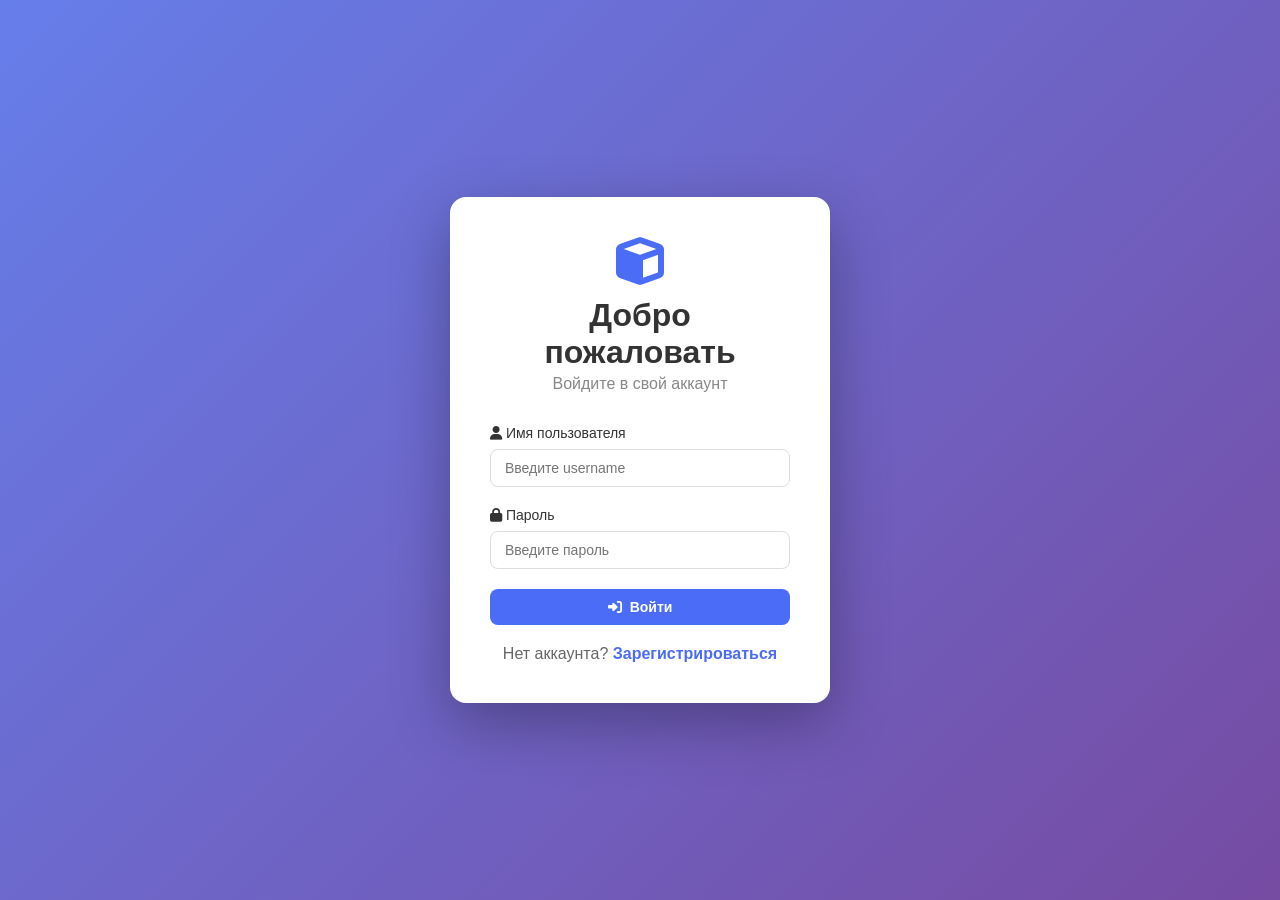
<file: frontend/index.html>
<!DOCTYPE html>
<html lang="ru">
<head>
    <meta charset="UTF-8">
    <meta name="viewport" content="width=device-width, initial-scale=1.0">
    <title>Главная — 3D Render</title>
    <link rel="stylesheet" href="style.css">
    <link rel="stylesheet" href="https://cdnjs.cloudflare.com/ajax/libs/font-awesome/6.4.0/css/all.min.css">
</head>
<body>
    <!-- ===== ШАПКА ===== -->
    <header class="header">
        <div class="container">
            <div class="header-content">
                <div class="logo">
                    <i class="fas fa-cube"></i>
                    <span>3D Render</span>
                </div>
                <nav class="nav">
                    <a href="index.html" class="active"><i class="fas fa-home"></i> Главная</a>
                    <a href="create.html"><i class="fas fa-plus-circle"></i> Создать</a>
                    <a href="profile.html" id="profileLink"><i class="fas fa-user"></i> Профиль</a>
                    <button id="logoutBtn" class="btn-logout"><i class="fas fa-sign-out-alt"></i> Выйти</button>
                </nav>
            </div>
        </div>
    </header>

    <!-- ===== ОСНОВНОЙ КОНТЕНТ ===== -->
    <main class="main">
        <div class="container">
            <!-- Заголовок -->
            <div class="page-header">
                <h1><i class="fas fa-project-diagram"></i> Проекты</h1>
                <p class="subtitle">Исследуйте 3D-проекты сообщества</p>
            </div>

            <!-- Список проектов -->
            <div id="projectsContainer">
                <div id="loading" class="loading">
                    <i class="fas fa-spinner fa-spin"></i> Загрузка...
                </div>
                <div id="projectsGrid" class="projects-grid"></div>
            </div>

            <!-- Пагинация -->
            <div class="pagination" id="pagination">
                <button id="prevPage" class="btn btn-secondary" disabled>
                    <i class="fas fa-chevron-left"></i> Назад
                </button>
                <button id="nextPage" class="btn btn-secondary">
                    Вперед <i class="fas fa-chevron-right"></i>
                </button>
            </div>
        </div>
    </main>

    <script src="script.js"></script>
</body>
</html>
</file>
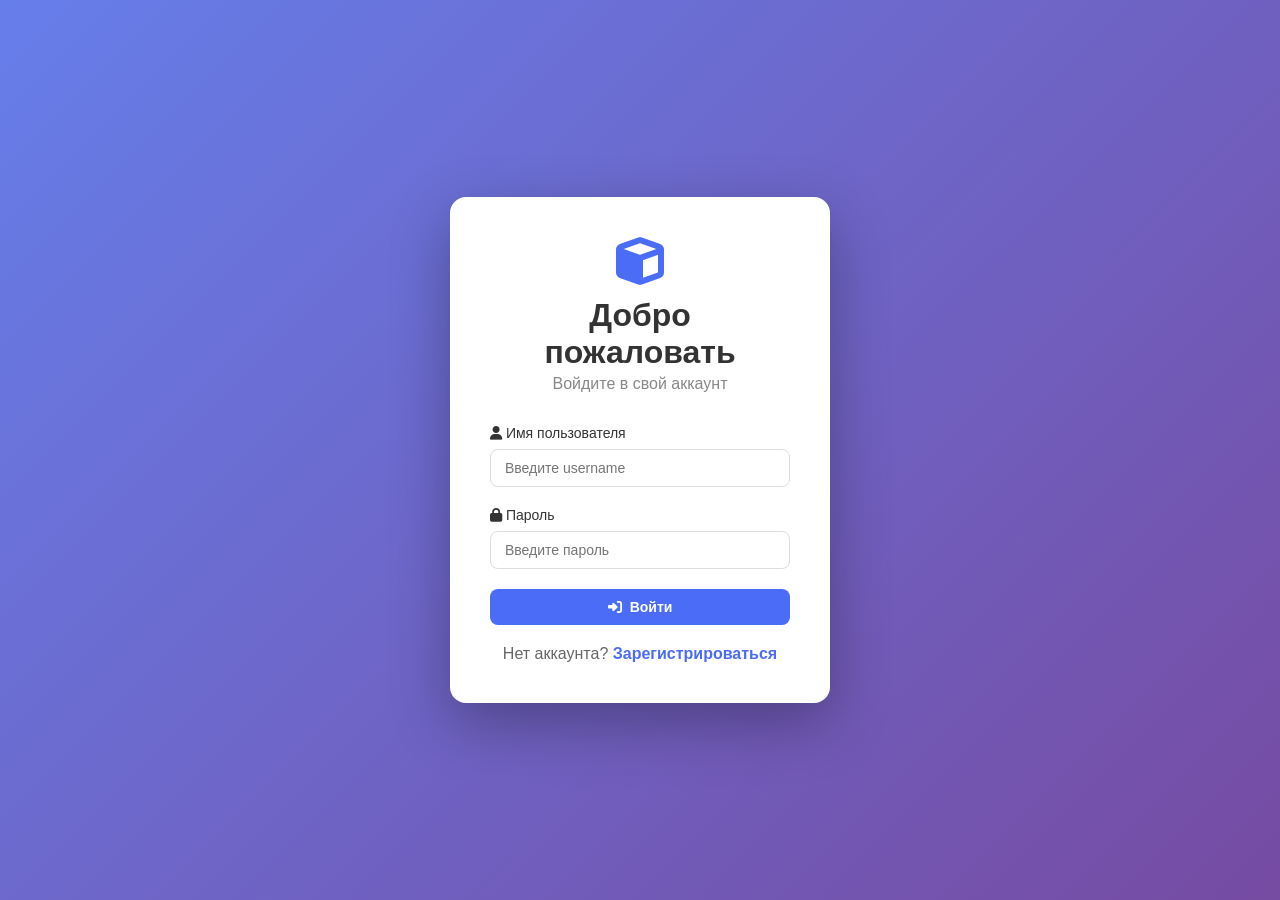
<file: frontend/login.html>
<!DOCTYPE html>
<html lang="ru">
<head>
    <meta charset="UTF-8">
    <meta name="viewport" content="width=device-width, initial-scale=1.0">
    <title>Вход — 3D Render</title>
    <link rel="stylesheet" href="style.css">
    <link rel="stylesheet" href="https://cdnjs.cloudflare.com/ajax/libs/font-awesome/6.4.0/css/all.min.css">
</head>
<body class="auth-page">
    <div class="auth-container">
        <div class="auth-card">
            <div class="auth-header">
                <i class="fas fa-cube"></i>
                <h1>Добро пожаловать</h1>
                <p>Войдите в свой аккаунт</p>
            </div>

            <form id="loginForm" class="auth-form">
                <div class="form-group">
                    <label for="username"><i class="fas fa-user"></i> Имя пользователя</label>
                    <input type="text" id="username" placeholder="Введите username" required>
                </div>

                <div class="form-group">
                    <label for="password"><i class="fas fa-lock"></i> Пароль</label>
                    <input type="password" id="password" placeholder="Введите пароль" required>
                </div>

                <button type="submit" class="btn btn-primary btn-block">
                    <i class="fas fa-sign-in-alt"></i> Войти
                </button>

                <div class="auth-footer">
                    <p>Нет аккаунта? <a href="register.html">Зарегистрироваться</a></p>
                </div>
            </form>

            <div id="loginError" class="error-message" style="display:none;"></div>
        </div>
    </div>

    <script src="script.js"></script>
</body>
</html>
</file>
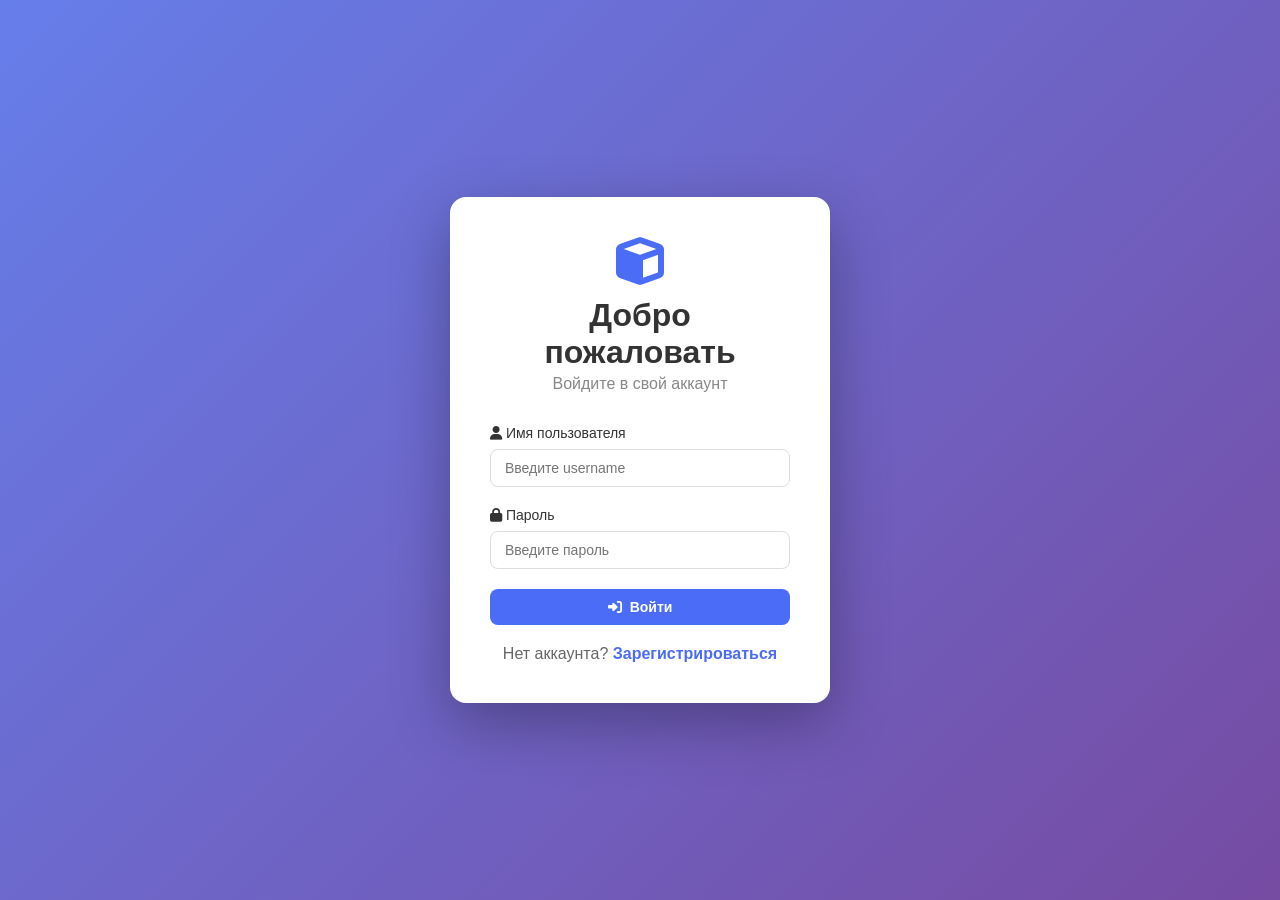
<file: frontend/my-projects.html>
<!DOCTYPE html>
<html lang="ru">
<head>
    <meta charset="UTF-8">
    <meta name="viewport" content="width=device-width, initial-scale=1.0">
    <title>Мои проекты — 3D Render</title>
    <link rel="stylesheet" href="style.css">
    <link rel="stylesheet" href="https://cdnjs.cloudflare.com/ajax/libs/font-awesome/6.4.0/css/all.min.css">
</head>
<body>
    <header class="header">
        <div class="container">
            <div class="header-content">
                <div class="logo">
                    <i class="fas fa-cube"></i>
                    <span>3D Render</span>
                </div>
                <nav class="nav">
                    <a href="index.html"><i class="fas fa-home"></i> Главная</a>
                    <a href="create.html"><i class="fas fa-plus-circle"></i> Создать</a>

                    <div class="avatar-dropdown">
                        <button class="avatar-btn" id="avatarBtn" onclick="toggleMenu()">
                            <i class="fas fa-user-circle"></i>
                        </button>
                        <div class="dropdown-menu" id="dropdownMenu">
                            <a href="profile.html" class="dropdown-item">
                                <i class="fas fa-user"></i> Мой профиль
                            </a>
                            <a href="my-projects.html" class="dropdown-item">
                                <i class="fas fa-project-diagram"></i> Мои проекты
                            </a>
                            <hr class="dropdown-divider">
                            <button class="dropdown-item dropdown-danger" id="logoutBtn">
                                <i class="fas fa-sign-out-alt"></i> Выйти
                            </button>
                        </div>
                    </div>
                </nav>
            </div>
        </div>
    </header>

    <main class="main">
        <div class="container">
            <div class="page-header">
                <h1><i class="fas fa-folder-open"></i> Мои проекты</h1>
                <p class="subtitle">Все ваши проекты в одном месте</p>
            </div>

            <div id="myProjectsContainer">
                <div id="loading" class="loading">
                    <i class="fas fa-spinner fa-spin"></i> Загрузка...
                </div>
                <div id="myProjectsGrid" class="projects-grid"></div>
            </div>

            <div class="pagination" id="pagination">
                <button id="prevPage" class="btn btn-secondary" disabled>
                    <i class="fas fa-chevron-left"></i> Назад
                </button>
                <button id="nextPage" class="btn btn-secondary">
                    Вперед <i class="fas fa-chevron-right"></i>
                </button>
            </div>
        </div>
    </main>

    <script src="script.js"></script>
</body>
</html>
</file>
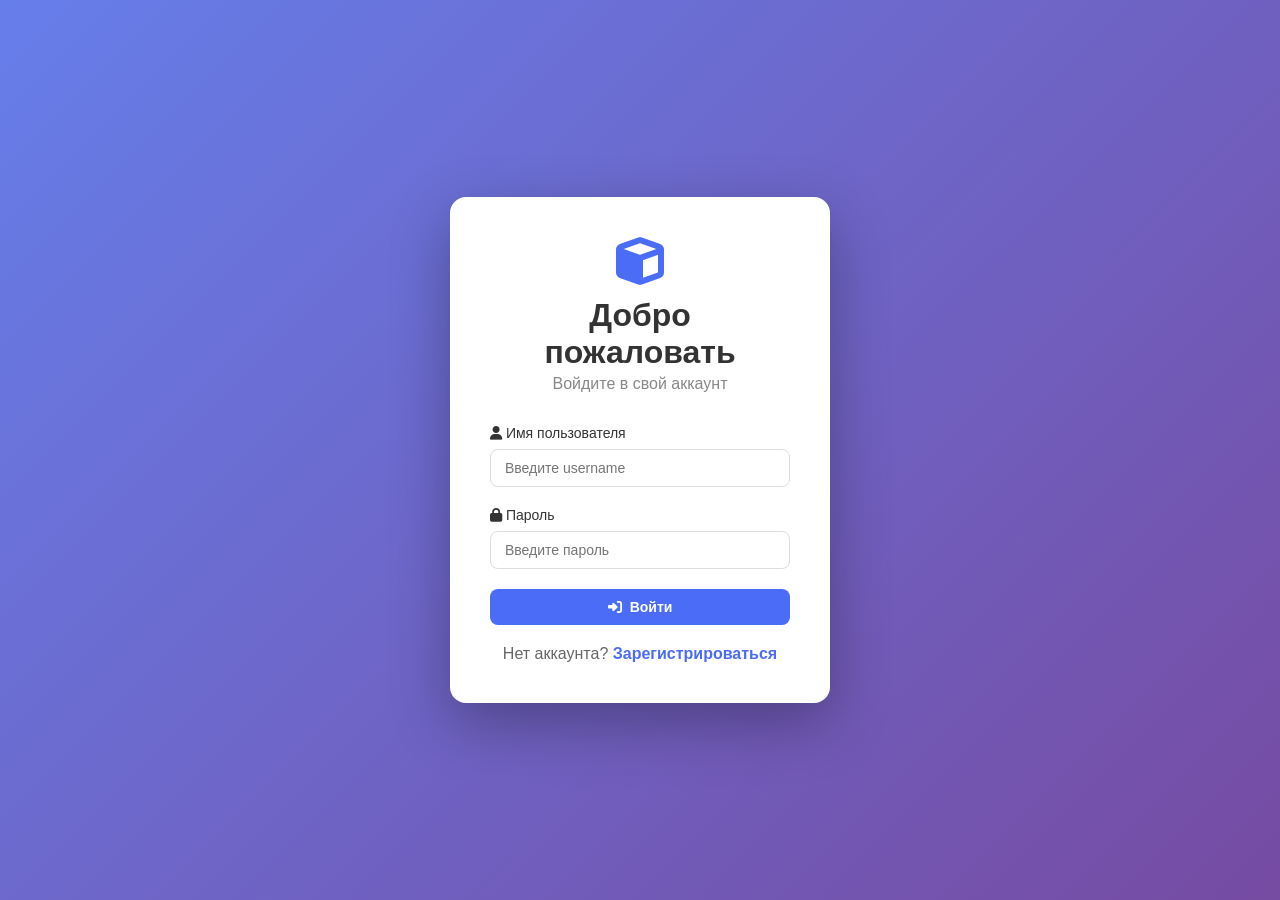
<file: frontend/profile.html>
<!DOCTYPE html>
<html lang="ru">
<head>
    <meta charset="UTF-8">
    <meta name="viewport" content="width=device-width, initial-scale=1.0">
    <title>Профиль — 3D Render</title>
    <link rel="stylesheet" href="style.css">
    <link rel="stylesheet" href="https://cdnjs.cloudflare.com/ajax/libs/font-awesome/6.4.0/css/all.min.css">
</head>
<body>
    <header class="header">
        <div class="container">
            <div class="header-content">
                <div class="logo">
                    <i class="fas fa-cube"></i>
                    <span>3D Render</span>
                </div>
                <nav class="nav">
                    <a href="index.html"><i class="fas fa-home"></i> Главная</a>
                    <a href="create.html"><i class="fas fa-plus-circle"></i> Создать</a>

                    <div class="avatar-dropdown">
                        <button class="avatar-btn" id="avatarBtn" onclick="toggleMenu()">
                            <i class="fas fa-user-circle"></i>
                        </button>
                        <div class="dropdown-menu" id="dropdownMenu">
                            <a href="profile.html" class="dropdown-item">
                                <i class="fas fa-user"></i> Мой профиль
                            </a>
                            <a href="my-projects.html" class="dropdown-item">
                                <i class="fas fa-project-diagram"></i> Мои проекты
                            </a>
                            <hr class="dropdown-divider">
                            <button class="dropdown-item dropdown-danger" id="logoutBtn">
                                <i class="fas fa-sign-out-alt"></i> Выйти
                            </button>
                        </div>
                    </div>
                </nav>
            </div>
        </div>
    </header>

    <main class="main">
        <div class="container">
            <div id="profileContent">
                <div id="loading" class="loading">
                    <i class="fas fa-spinner fa-spin"></i> Загрузка...
                </div>
            </div>
        </div>
    </main>

    <!-- ===== МОДАЛЬНОЕ ОКНО ДЛЯ УДАЛЕНИЯ ===== -->
    <div id="deleteModal" class="modal-overlay" style="display:none;">
        <div class="modal-content">
            <div class="modal-header">
                <h2><i class="fas fa-exclamation-triangle" style="color: #e74c3c;"></i> Удаление аккаунта</h2>
                <button class="modal-close" onclick="closeDeleteModal()">&times;</button>
            </div>
            <div class="modal-body">
                <p><strong>Вы действительно хотите удалить свой аккаунт?</strong></p>
                <p style="color: #e74c3c; font-size: 14px;">Это действие необратимо. Все ваши проекты и данные будут удалены навсегда.</p>
                <div class="modal-warning">
                    <i class="fas fa-info-circle"></i>
                    <span>Для подтверждения введите свой username: <strong id="modalUsernameDisplay"></strong></span>
                </div>
                <input type="text" id="modalConfirmInput" placeholder="Введите username" class="modal-input">
                <div id="modalError" class="error-message" style="display:none; margin-top: 12px;">Username не совпадает</div>
            </div>
            <div class="modal-footer">
                <button class="btn btn-secondary" onclick="closeDeleteModal()">Отмена</button>
                <button class="btn btn-danger" id="modalConfirmDelete" disabled>
                    <i class="fas fa-trash"></i> Удалить навсегда
                </button>
            </div>
        </div>
    </div>

    <script src="script.js"></script>
</body>
</html>
</file>
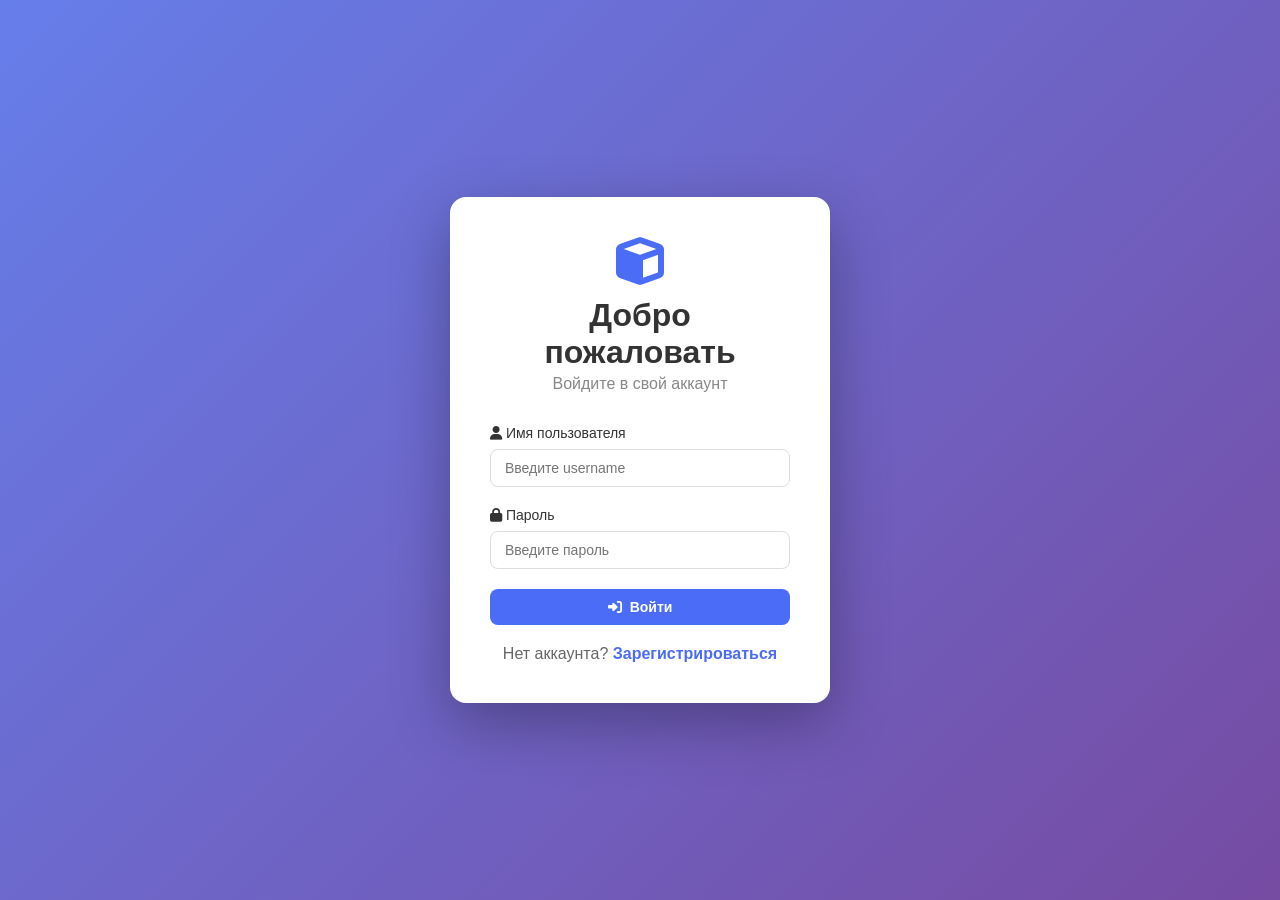
<file: frontend/project.html>
<!DOCTYPE html>
<html lang="ru">
<head>
    <meta charset="UTF-8">
    <meta name="viewport" content="width=device-width, initial-scale=1.0">
    <title>Проект — 3D Render</title>
    <link rel="stylesheet" href="style.css">
    <link rel="stylesheet" href="https://cdnjs.cloudflare.com/ajax/libs/font-awesome/6.4.0/css/all.min.css">
</head>
<body>
    <header class="header">
        <div class="container">
            <div class="header-content">
                <div class="logo">
                    <i class="fas fa-cube"></i>
                    <span>3D Render</span>
                </div>
                <nav class="nav">
                    <a href="index.html"><i class="fas fa-home"></i> Главная</a>
                    <a href="create.html"><i class="fas fa-plus-circle"></i> Создать</a>

                    <div class="avatar-dropdown">
                        <button class="avatar-btn" id="avatarBtn" onclick="toggleMenu()">
                            <i class="fas fa-user-circle"></i>
                        </button>
                        <div class="dropdown-menu" id="dropdownMenu">
                            <a href="profile.html" class="dropdown-item">
                                <i class="fas fa-user"></i> Мой профиль
                            </a>
                            <a href="my-projects.html" class="dropdown-item">
                                <i class="fas fa-project-diagram"></i> Мои проекты
                            </a>
                            <hr class="dropdown-divider">
                            <button class="dropdown-item dropdown-danger" id="logoutBtn">
                                <i class="fas fa-sign-out-alt"></i> Выйти
                            </button>
                        </div>
                    </div>
                </nav>
            </div>
        </div>
    </header>

    <main class="main">
        <div class="container">
            <button onclick="history.back()" class="btn btn-secondary back-btn">
                <i class="fas fa-arrow-left"></i> Назад
            </button>

            <div id="projectDetail">
                <div id="loading" class="loading">
                    <i class="fas fa-spinner fa-spin"></i> Загрузка...
                </div>
            </div>
        </div>
    </main>

    <script src="script.js"></script>
    <!-- ===== МОДАЛЬНОЕ ОКНО ДЛЯ УДАЛЕНИЯ ПРОЕКТА ===== -->
    <div id="deleteProjectModal" class="modal-overlay" style="display:none;">
        <div class="modal-content">
            <div class="modal-header">
                <h2><i class="fas fa-exclamation-triangle" style="color: #e74c3c;"></i> Удаление проекта</h2>
                <button class="modal-close" onclick="closeDeleteProjectModal()">&times;</button>
            </div>
            <div class="modal-body">
                <p><strong>Вы действительно хотите удалить этот проект?</strong></p>
                <p style="color: #e74c3c; font-size: 14px;">Это действие необратимо. Все данные проекта будут удалены навсегда.</p>
                <div class="modal-warning">
                    <i class="fas fa-info-circle"></i>
                    <span>Для подтверждения введите название проекта: <strong id="modalProjectNameDisplay"></strong></span>
                </div>
                <input type="text" id="modalProjectConfirmInput" placeholder="Введите название проекта" class="modal-input">
                <div id="modalProjectError" class="error-message" style="display:none; margin-top: 12px;">Название не совпадает</div>
            </div>
            <div class="modal-footer">
                <button class="btn btn-secondary" onclick="closeDeleteProjectModal()">Отмена</button>
                <button class="btn btn-danger" id="modalConfirmDeleteProject" disabled>
                    <i class="fas fa-trash"></i> Удалить навсегда
                </button>
            </div>
        </div>
    </div>
</body>
</html>
</file>
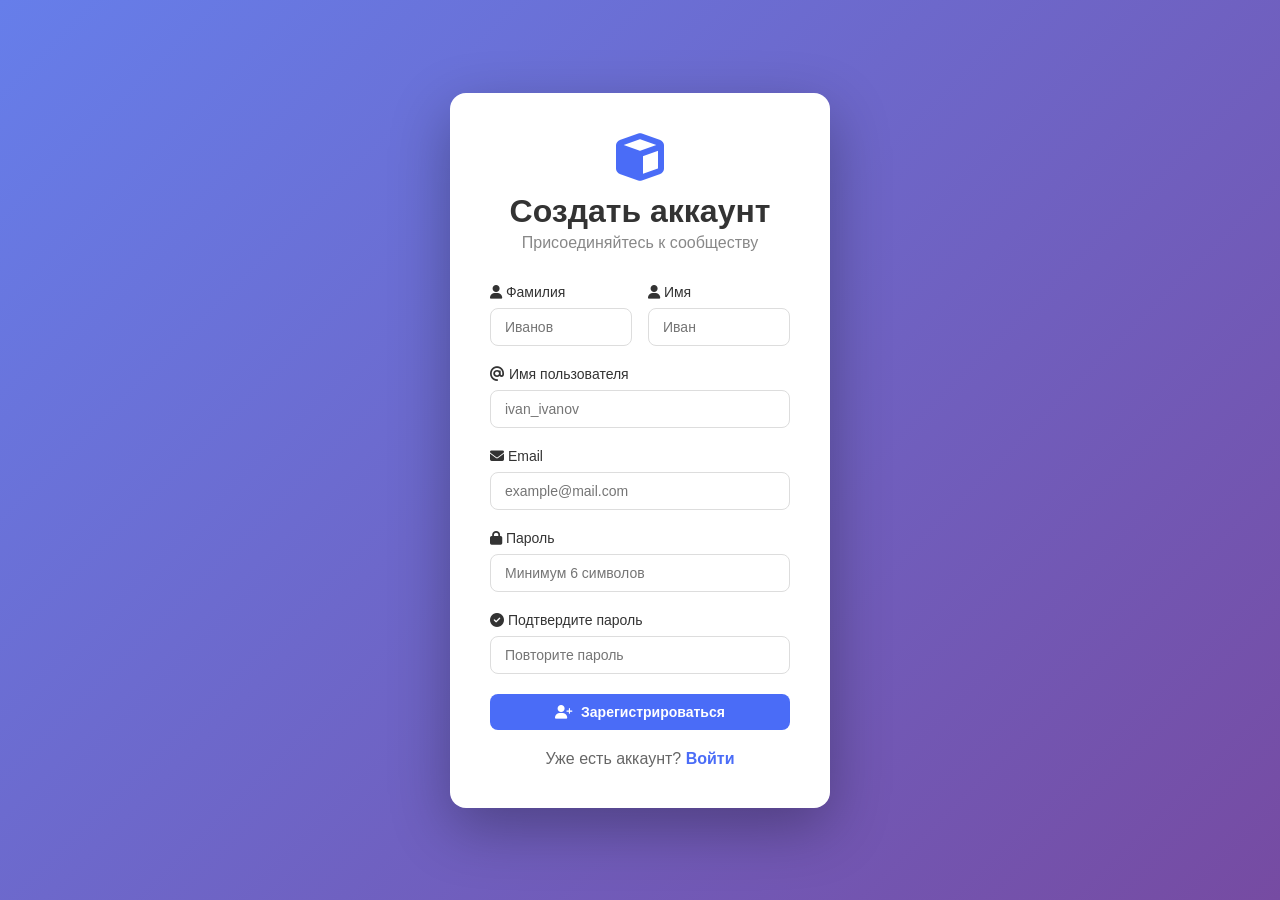
<file: frontend/register.html>
<!DOCTYPE html>
<html lang="ru">
<head>
    <meta charset="UTF-8">
    <meta name="viewport" content="width=device-width, initial-scale=1.0">
    <title>Регистрация — 3D Render</title>
    <link rel="stylesheet" href="style.css">
    <link rel="stylesheet" href="https://cdnjs.cloudflare.com/ajax/libs/font-awesome/6.4.0/css/all.min.css">
</head>
<body class="auth-page">
    <div class="auth-container">
        <div class="auth-card">
            <div class="auth-header">
                <i class="fas fa-cube"></i>
                <h1>Создать аккаунт</h1>
                <p>Присоединяйтесь к сообществу</p>
            </div>

            <form id="registerForm" class="auth-form">
                <div class="form-row">
                    <div class="form-group half">
                        <label for="surname"><i class="fas fa-user"></i> Фамилия</label>
                        <input type="text" id="surname" placeholder="Иванов" required>
                    </div>
                    <div class="form-group half">
                        <label for="name"><i class="fas fa-user"></i> Имя</label>
                        <input type="text" id="name" placeholder="Иван" required>
                    </div>
                </div>

                <div class="form-group">
                    <label for="username"><i class="fas fa-at"></i> Имя пользователя</label>
                    <input type="text" id="username" placeholder="ivan_ivanov" required>
                </div>

                <div class="form-group">
                    <label for="email"><i class="fas fa-envelope"></i> Email</label>
                    <input type="email" id="email" placeholder="example@mail.com" required>
                </div>

                <div class="form-group">
                    <label for="password"><i class="fas fa-lock"></i> Пароль</label>
                    <input type="password" id="password" placeholder="Минимум 6 символов" required minlength="6">
                </div>

                <div class="form-group">
                    <label for="confirmPassword"><i class="fas fa-check-circle"></i> Подтвердите пароль</label>
                    <input type="password" id="confirmPassword" placeholder="Повторите пароль" required>
                </div>

                <button type="submit" class="btn btn-primary btn-block">
                    <i class="fas fa-user-plus"></i> Зарегистрироваться
                </button>

                <div class="auth-footer">
                    <p>Уже есть аккаунт? <a href="login.html">Войти</a></p>
                </div>
            </form>

            <div id="registerError" class="error-message" style="display:none;"></div>
        </div>
    </div>

    <script src="script.js"></script>
</body>
</html>
</file>
<file: frontend/style.css>
/* ===== RESET & BASE ===== */
* {
    margin: 0;
    padding: 0;
    box-sizing: border-box;
}

body {
    font-family: 'Segoe UI', Tahoma, Geneva, Verdana, sans-serif;
    background: #f5f7fa;
    color: #333;
    min-height: 100vh;
}

.container {
    max-width: 1200px;
    margin: 0 auto;
    padding: 0 20px;
}

a {
    text-decoration: none;
    color: #4a6cf7;
}

/* ===== HEADER ===== */
.header {
    background: #1a1a2e;
    color: white;
    padding: 15px 0;
    position: sticky;
    top: 0;
    z-index: 1000;
    box-shadow: 0 2px 10px rgba(0,0,0,0.1);
}

.avatar-dropdown {
    position: relative;
    display: inline-block;
    z-index: 1001; /* Выше чем хедер */
}

.header-content {
    display: flex;
    justify-content: space-between;
    align-items: center;
    flex-wrap: wrap;
}

.logo {
    display: flex;
    align-items: center;
    gap: 10px;
    font-size: 24px;
    font-weight: 700;
}

.logo i {
    color: #4a6cf7;
}

.nav {
    display: flex;
    align-items: center;
    gap: 20px;
    margin-left: auto; /* Прижимаем вправо */
}

.nav a {
    color: rgba(255, 255, 255, 0.8);
    text-decoration: none;
    font-size: 15px;
    transition: color 0.2s;
    padding: 8px 12px;
    border-radius: 8px;
}

.nav a:hover {
    color: white;
    background: rgba(255, 255, 255, 0.05);
}

.nav a.active {
    color: white;
    background: rgba(74, 108, 247, 0.3);
}


/* ===== КАРТОЧКИ ПРОЕКТОВ ===== */
.projects-grid {
    display: grid;
    grid-template-columns: repeat(auto-fill, minmax(300px, 1fr));
    gap: 24px;
    margin-top: 24px;
}

.project-card {
    background: white;
    border-radius: 12px;
    overflow: hidden;
    box-shadow: 0 2px 8px rgba(0,0,0,0.08);
    cursor: pointer;
    transition: transform 0.2s, box-shadow 0.2s;
}

.project-card:hover {
    transform: translateY(-4px);
    box-shadow: 0 4px 16px rgba(0,0,0,0.15);
}

.project-thumbnail {
    position: relative;
    height: 200px;
    background: #f0f2f5;
    display: flex;
    align-items: center;
    justify-content: center;
}

.project-thumbnail img {
    width: 100%;
    height: 100%;
    object-fit: cover;
}

.thumbnail-placeholder {
    display: flex;
    flex-direction: column;
    align-items: center;
    color: #999;
    font-size: 48px;
}

.thumbnail-placeholder span {
    font-size: 14px;
    margin-top: 8px;
}

.badge-private,
.badge-public {
    position: absolute;
    top: 12px;
    right: 12px;
    padding: 4px 10px;
    border-radius: 20px;
    font-size: 12px;
    color: white;
}

.badge-private {
    background: #e74c3c;
}

.badge-public {
    background: #2ecc71;
}

.project-info {
    padding: 16px;
}

.project-info h3 {
    margin: 0 0 8px 0;
    font-size: 18px;
}

.project-description {
    color: #666;
    font-size: 14px;
    margin-bottom: 12px;
    display: -webkit-box;
    -webkit-line-clamp: 2;
    -webkit-box-orient: vertical;
    overflow: hidden;
}

.project-meta {
    display: flex;
    justify-content: space-between;
    font-size: 13px;
    color: #888;
}

.project-meta i {
    margin-right: 4px;
}

/* ===== ПАГИНАЦИЯ ===== */
.pagination {
    display: flex;
    justify-content: center;
    align-items: center;
    gap: 16px;
    margin-top: 32px;
    padding: 20px 0;
}

/* ===== ДЕТАЛИ ПРОЕКТА ===== */
.project-detail-content {
    background: white;
    border-radius: 12px;
    padding: 32px;
    box-shadow: 0 2px 8px rgba(0,0,0,0.08);
}

.project-detail-header {
    border-bottom: 1px solid #e8ecf1;
    padding-bottom: 20px;
    margin-bottom: 24px;
}

.project-detail-header h1 {
    margin: 0 0 12px 0;
    font-size: 28px;
}

.project-detail-meta {
    display: flex;
    gap: 16px;
    flex-wrap: wrap;
}

.project-detail-body {
    display: grid;
    grid-template-columns: 1fr 1fr;
    gap: 32px;
}

@media (max-width: 768px) {
    .project-detail-body {
        grid-template-columns: 1fr;
    }
}

.project-description {
    margin-bottom: 24px;
}

.project-files {
    margin: 24px 0;
}

.file-item {
    display: flex;
    align-items: center;
    gap: 12px;
    padding: 12px;
    background: #f8f9fa;
    border-radius: 8px;
    margin-bottom: 8px;
}

.file-item i {
    font-size: 20px;
    color: #4a6cf7;
}

.file-item .btn {
    margin-left: auto;
}

.render-preview {
    background: #f8f9fa;
    border-radius: 8px;
    padding: 16px;
}

.render-image {
    width: 100%;
    max-height: 400px;
    object-fit: contain;
    border-radius: 8px;
}

.no-render {
    text-align: center;
    padding: 40px 20px;
    color: #999;
}

.no-render i {
    font-size: 48px;
    margin-bottom: 12px;
}

/* ===== АВТОР ===== */
.author-card {
    display: flex;
    align-items: center;
    gap: 16px;
    padding: 16px;
    background: #f8f9fa;
    border-radius: 8px;
    cursor: pointer;
    transition: background 0.2s;
}

.author-card:hover {
    background: #e8ecf1;
}

.author-avatar {
    width: 48px;
    height: 48px;
    border-radius: 50%;
    overflow: hidden;
    background: #ddd;
    display: flex;
    align-items: center;
    justify-content: center;
    font-size: 32px;
    color: #888;
}

.author-avatar img {
    width: 100%;
    height: 100%;
    object-fit: cover;
}

.click-hint {
    display: block;
    font-size: 12px;
    color: #4a6cf7;
    margin-top: 4px;
}

/* ===== ПРОФИЛЬ ===== */
.profile-card {
    background: white;
    border-radius: 16px;
    padding: 32px;
    box-shadow: 0 2px 10px rgba(0, 0, 0, 0.08);
    max-width: 700px;
    margin: 0 auto;
}

.profile-header {
    display: flex;
    gap: 24px;
    align-items: center;
    margin-bottom: 24px;
}

.profile-avatar-large {
    font-size: 80px;
    color: #4a6cf7;
}

.profile-info h1 {
    margin: 0 0 4px 0;
    font-size: 28px;
}

.profile-name {
    color: #666;
    font-size: 16px;
    margin: 4px 0;
}

.profile-email {
    color: #666;
    margin: 4px 0;
}

.profile-date {
    color: #999;
    font-size: 14px;
    margin: 4px 0;
}

.profile-actions {
    display: flex;
    gap: 12px;
    margin: 16px 0;
    flex-wrap: wrap;
}

.btn-danger {
    background: #e74c3c;
    color: white;
}

.btn-danger:hover {
    background: #c0392b;
}

.edit-form {
    margin-top: 24px;
    padding-top: 24px;
    border-top: 1px solid #e8ecf1;
}

.edit-form h3 {
    margin-bottom: 16px;
}

.form-actions {
    display: flex;
    gap: 12px;
    margin-top: 16px;
}

@media (max-width: 600px) {
    .profile-header {
        flex-direction: column;
        text-align: center;
    }

    .profile-actions {
        justify-content: center;
    }
}

/* ===== ФОРМА СОЗДАНИЯ ===== */
.create-form {
    background: white;
    padding: 32px;
    border-radius: 12px;
    box-shadow: 0 2px 8px rgba(0,0,0,0.08);
}

.form-group {
    margin-bottom: 24px;
}

.form-group label {
    display: block;
    font-weight: 600;
    margin-bottom: 8px;
    color: #333;
}

.form-group input,
.form-group textarea,
.form-group select {
    width: 100%;
    padding: 10px 14px;
    border: 1px solid #ddd;
    border-radius: 8px;
    font-size: 14px;
    transition: border-color 0.2s;
}

.form-group input:focus,
.form-group textarea:focus {
    outline: none;
    border-color: #4a6cf7;
}

.render-settings {
    display: grid;
    grid-template-columns: repeat(auto-fit, minmax(200px, 1fr));
    gap: 16px;
}

.setting-item label {
    font-weight: normal;
    font-size: 13px;
    color: #666;
    margin-bottom: 4px;
}

.radio-group {
    display: flex;
    gap: 16px;
    flex-wrap: wrap;
}

.radio-label {
    display: flex;
    flex-direction: column;
    padding: 16px;
    border: 2px solid #ddd;
    border-radius: 8px;
    cursor: pointer;
    transition: all 0.2s;
    flex: 1;
    min-width: 150px;
}

.radio-label:hover {
    border-color: #4a6cf7;
}

.radio-label input[type="radio"] {
    width: auto;
    margin-right: 8px;
}

.radio-label:has(input:checked) {
    border-color: #4a6cf7;
    background: #f0f3ff;
}

.radio-label small {
    color: #888;
    font-size: 12px;
    margin-top: 4px;
}

/* ===== ФОРМА СОЗДАНИЯ ===== */
.form-section {
    margin-bottom: 32px;
    padding-bottom: 24px;
    border-bottom: 1px solid #e8ecf1;
}

.form-section:last-child {
    border-bottom: none;
    margin-bottom: 0;
    padding-bottom: 0;
}

.form-section h3 {
    margin-bottom: 16px;
    color: #333;
}

.form-row {
    display: grid;
    grid-template-columns: 1fr 1fr;
    gap: 16px;
}

@media (max-width: 600px) {
    .form-row {
        grid-template-columns: 1fr;
    }
}

/* ===== КНОПКИ ===== */
.btn {
    display: inline-flex;
    align-items: center;
    gap: 8px;
    padding: 10px 20px;
    border: none;
    border-radius: 8px;
    font-size: 14px;
    font-weight: 600;
    cursor: pointer;
    transition: all 0.2s;
}

.btn-primary {
    background: #4a6cf7;
    color: white;
}

.btn-primary:hover {
    background: #3a5cd5;
}

.btn-secondary {
    background: #e8ecf1;
    color: #333;
}

.btn-secondary:hover {
    background: #d5d9e0;
}

.btn-success {
    background: #2ecc71;
    color: white;
}

.btn-success:hover {
    background: #27ae60;
}

.btn-danger {
    background: #e74c3c;
    color: white;
}

.btn-danger:hover {
    background: #c0392b;
}

.btn-block {
    width: 100%;
    justify-content: center;
}

.btn-large {
    padding: 14px 32px;
    font-size: 16px;
    width: 100%;
    justify-content: center;
}

.btn-sm {
    padding: 6px 12px;
    font-size: 12px;
}

.btn:disabled {
    opacity: 0.5;
    cursor: not-allowed;
}

.btn-logout {
    background: transparent;
    border: 1px solid rgba(255,255,255,0.2);
    color: white;
    padding: 8px 16px;
    border-radius: 8px;
    cursor: pointer;
    transition: all 0.2s;
}

.btn-logout:hover {
    background: rgba(255,255,255,0.1);
}

/* ===== СОСТОЯНИЯ ===== */
.loading {
    text-align: center;
    padding: 40px 20px;
    color: #888;
}

.loading i {
    font-size: 32px;
    margin-right: 12px;
}

.error-message {
    background: #fee;
    color: #c0392b;
    padding: 16px;
    border-radius: 8px;
    border: 1px solid #fcc;
    margin: 16px 0;
}

.success-message {
    background: #efe;
    color: #27ae60;
    padding: 16px;
    border-radius: 8px;
    border: 1px solid #cfc;
    margin: 16px 0;
}

.empty-state {
    text-align: center;
    padding: 60px 20px;
    color: #888;
}

.empty-state i {
    font-size: 48px;
    margin-bottom: 16px;
}

/* ===== АВТОРИЗАЦИЯ ===== */
.auth-page {
    display: flex;
    align-items: center;
    justify-content: center;
    min-height: 100vh;
    background: linear-gradient(135deg, #667eea 0%, #764ba2 100%);
}

.auth-container {
    width: 100%;
    max-width: 420px;
    padding: 20px;
}

.auth-card {
    background: white;
    border-radius: 16px;
    padding: 40px;
    box-shadow: 0 20px 60px rgba(0,0,0,0.3);
}

.auth-header {
    text-align: center;
    margin-bottom: 32px;
}

.auth-header i {
    font-size: 48px;
    color: #4a6cf7;
}

.auth-header h1 {
    margin: 12px 0 4px 0;
}

.auth-header p {
    color: #888;
}

.auth-form .form-group {
    margin-bottom: 20px;
}

.auth-form .form-group label {
    font-size: 14px;
    font-weight: 500;
}

.auth-footer {
    text-align: center;
    margin-top: 20px;
    color: #666;
}

.auth-footer a {
    font-weight: 600;
}

.back-btn {
    margin-bottom: 20px;
}

/* ===== ОБЩИЕ УТИЛИТЫ ===== */
.page-header {
    margin: 32px 0 24px 0;
}

.page-header h1 {
    font-size: 32px;
    margin: 0;
}

.subtitle {
    color: #888;
    margin: 4px 0 0 0;
}

.helper-text {
    display: block;
    color: #888;
    font-size: 12px;
    margin-top: 4px;
}

/* ===== ФОРМА РЕГИСТРАЦИИ ===== */
.form-row {
    display: grid;
    grid-template-columns: 1fr 1fr;
    gap: 16px;
}

@media (max-width: 480px) {
    .form-row {
        grid-template-columns: 1fr;
    }
}

.half {
    flex: 1;
}

.profile-name {
    color: #666;
    font-size: 16px;
    margin: 4px 0;
}

/* ===== СТАТУСЫ ПРОЕКТА ===== */
.project-status-badge {
    position: absolute;
    bottom: 12px;
    left: 12px;
    padding: 4px 12px;
    border-radius: 20px;
    font-size: 11px;
    font-weight: 600;
    color: white;
    background: rgba(0, 0, 0, 0.7);
    backdrop-filter: blur(4px);
}

.status-pending {
    background: #f39c12;
}

.status-processing {
    background: #3498db;
}

.status-completed {
    background: #2ecc71;
}

.status-failed {
    background: #e74c3c;
}

.project-id {
    color: #999;
    font-size: 12px;
}


/* ===== АВАТАРКА И ДРОПДАУН ===== */
.avatar-dropdown {
    position: relative;
    display: inline-block;
}

.avatar-btn {
    background: #4a6cf7; /* Синий фон */
    border-radius: 50%;
    width: 44px;
    height: 44px;
    display: flex;
    align-items: center;
    justify-content: center;
    border: none;
    cursor: pointer;
    transition: transform 0.2s, background 0.2s;
}

.avatar-btn:hover {
    transform: scale(1.05);
    background: #3a5cd5;
}

.avatar-btn .fa-user-circle {
    font-size: 28px;
    color: #ffffff; /* Белая иконка на синем фоне */
}

.dropdown-menu {
    display: none !important;
    position: absolute;
    right: 0;
    top: 100%;
    margin-top: 8px;
    min-width: 200px;
    background: white !important;
    border-radius: 12px;
    box-shadow: 0 8px 30px rgba(0, 0, 0, 0.2);
    overflow: hidden;
    z-index: 9999 !important;
    animation: dropdownFade 0.2s ease;
}

.dropdown-menu.show {
    display: block !important;
}

@keyframes dropdownFade {
    from {
        opacity: 0;
        transform: translateY(-10px);
    }
    to {
        opacity: 1;
        transform: translateY(0);
    }
}

/* ===== ПРИНУДИТЕЛЬНЫЕ СТИЛИ ДЛЯ МЕНЮ ===== */
.dropdown-item {
    display: flex !important;
    align-items: center !important;
    gap: 12px !important;
    padding: 12px 20px !important;
    color: #333333 !important;
    text-decoration: none !important;
    font-size: 14px !important;
    background: white !important;
    border: none !important;
    width: 100% !important;
    cursor: pointer !important;
    font-family: inherit !important;
}

.dropdown-item:hover {
    background: #f0f2f5 !important;
}

.dropdown-item i {
    width: 20px !important;
    color: #666666 !important;
}

.dropdown-danger {
    color: #e74c3c !important;
}

.dropdown-danger i {
    color: #e74c3c !important;
}

.dropdown-danger:hover {
    background: #fde8e8 !important;
}

.dropdown-divider {
    margin: 4px 0 !important;
    border: none !important;
    border-top: 1px solid #e8ecf1 !important;
}

/* Адаптив для мобильных */
@media (max-width: 768px) {
    .avatar-btn .fa-user-circle {
        font-size: 28px;
    }

    .dropdown-menu {
        min-width: 180px;
        right: -10px;
    }
}

/* ===== ЗАГОЛОВОК В ДРОПДАУНЕ ===== */
.dropdown-header {
    display: flex;
    align-items: center;
    gap: 12px;
    padding: 12px 20px;
    color: #333;
    font-size: 14px;
    font-weight: 600;
    background: #f8f9fa;
    border-bottom: 1px solid #e8ecf1;
}

.dropdown-header i {
    color: #4a6cf7;
}

/* ===== ДЕТАЛЬНАЯ СТРАНИЦА ПРОЕКТА ===== */
.project-detail-content {
    background: white;
    border-radius: 16px;
    padding: 32px;
    box-shadow: 0 2px 10px rgba(0, 0, 0, 0.08);
}

.project-detail-header {
    border-bottom: 1px solid #e8ecf1;
    padding-bottom: 20px;
    margin-bottom: 24px;
}

.project-detail-header h1 {
    margin: 0 0 12px 0;
    font-size: 28px;
}

.project-detail-meta {
    display: flex;
    gap: 12px;
    flex-wrap: wrap;
}

.status-badge {
    display: inline-block;
    padding: 4px 14px;
    border-radius: 20px;
    font-size: 13px;
    font-weight: 500;
}

.status-pending {
    background: #fef3c7;
    color: #d97706;
}

.status-processing {
    background: #dbeafe;
    color: #2563eb;
}

.status-rendering {
    background: #dbeafe;
    color: #2563eb;
}

.status-completed {
    background: #d1fae5;
    color: #059669;
}

.status-failed {
    background: #fee2e2;
    color: #dc2626;
}

.project-detail-body {
    display: grid;
    grid-template-columns: 1fr 1fr;
    gap: 40px;
}

@media (max-width: 768px) {
    .project-detail-body {
        grid-template-columns: 1fr;
        gap: 24px;
    }
}

.detail-section {
    margin-bottom: 28px;
}

.detail-section h3 {
    font-size: 15px;
    font-weight: 600;
    color: #333;
    margin-bottom: 12px;
}

.detail-section p {
    color: #555;
    line-height: 1.6;
    margin: 0;
}

.render-settings-list {
    list-style: none;
    padding: 0;
    margin: 0;
}

.render-settings-list li {
    display: flex;
    justify-content: space-between;
    padding: 8px 0;
    border-bottom: 1px solid #f0f2f5;
    font-size: 14px;
    color: #555;
}

.render-settings-list li:last-child {
    border-bottom: none;
}

.render-settings-list li span:first-child {
    color: #888;
}

.file-item {
    display: flex;
    align-items: center;
    gap: 12px;
    padding: 10px 14px;
    background: #f8f9fa;
    border-radius: 8px;
    margin-bottom: 8px;
}

.file-item i {
    font-size: 18px;
    color: #4a6cf7;
    width: 24px;
    text-align: center;
}

.file-item span {
    flex: 1;
    font-size: 14px;
    color: #333;
    overflow: hidden;
    text-overflow: ellipsis;
    white-space: nowrap;
}

.file-missing {
    font-size: 13px;
    color: #999;
    margin-left: auto;
}

.render-preview {
    background: #f8f9fa;
    border-radius: 12px;
    padding: 16px;
    margin-bottom: 20px;
}

.render-preview h3 {
    font-size: 15px;
    font-weight: 600;
    color: #333;
    margin: 0 0 12px 0;
}

.render-image {
    width: 100%;
    max-height: 400px;
    object-fit: contain;
    border-radius: 8px;
    background: #f0f2f5;
}

.no-render {
    text-align: center;
    padding: 50px 20px;
    color: #999;
}

.no-render i {
    font-size: 40px;
    display: block;
    margin-bottom: 12px;
}

.no-render small {
    display: block;
    margin-top: 8px;
    color: #bbb;
    font-size: 13px;
}

/* ===== ВЛАДЕЛЕЦ ===== */
.owner-card {
    display: flex;
    align-items: center;
    gap: 16px;
    padding: 16px 20px;
    background: #f8f9fa;
    border-radius: 12px;
    cursor: pointer;
    transition: background 0.2s;
}

.owner-card:hover {
    background: #eef0f3;
}

.owner-avatar {
    width: 48px;
    height: 48px;
    border-radius: 50%;
    background: #4a6cf7;
    display: flex;
    align-items: center;
    justify-content: center;
    color: white;
    font-size: 24px;
    flex-shrink: 0;
}

.owner-info {
    flex: 1;
    min-width: 0;
}

.owner-name {
    font-weight: 600;
    color: #1a1a2e;
    font-size: 15px;
}

.owner-username {
    color: #4a6cf7;
    font-size: 14px;
}

.owner-hint {
    font-size: 12px;
    color: #aaa;
    margin-top: 2px;
}

/* ===== СТРАНИЦА ПРОФИЛЯ С ПРОЕКТАМИ ===== */
.profile-page {
    max-width: 1200px;
    margin: 0 auto;
}

.profile-card {
    background: white;
    border-radius: 16px;
    padding: 32px;
    box-shadow: 0 2px 10px rgba(0, 0, 0, 0.08);
    margin-bottom: 32px;
}

.profile-header {
    display: flex;
    gap: 24px;
    align-items: flex-start;
}

@media (max-width: 600px) {
    .profile-header {
        flex-direction: column;
        align-items: center;
        text-align: center;
    }
}

.profile-avatar-large {
    font-size: 80px;
    color: #4a6cf7;
    flex-shrink: 0;
}

.profile-info {
    flex: 1;
}

.profile-info h1 {
    margin: 0 0 4px 0;
    font-size: 28px;
}

.profile-name {
    color: #666;
    font-size: 16px;
    margin: 4px 0;
}

.profile-email {
    color: #666;
    margin: 4px 0;
}

.profile-date {
    color: #999;
    font-size: 14px;
    margin: 4px 0;
}

.profile-stats {
    display: flex;
    gap: 24px;
    margin-top: 12px;
    color: #666;
    font-size: 14px;
}

.profile-actions {
    display: flex;
    gap: 12px;
    margin-top: 20px;
    flex-wrap: wrap;
    padding-top: 20px;
    border-top: 1px solid #e8ecf1;
}

.profile-note {
    color: #999;
    font-size: 14px;
}

.profile-projects-section {
    background: white;
    border-radius: 16px;
    padding: 32px;
    box-shadow: 0 2px 10px rgba(0, 0, 0, 0.08);
}

.profile-projects-section h2 {
    margin: 0 0 20px 0;
    font-size: 22px;
}

.page-info {
    color: #666;
    font-size: 14px;
    padding: 0 12px;
}

/* ===== РЕДАКТИРОВАНИЕ ПРОЕКТА ===== */
.project-detail-header-top {
    display: flex;
    justify-content: space-between;
    align-items: center;
    flex-wrap: wrap;
    gap: 12px;
}

.project-detail-header-top h1 {
    margin: 0;
    flex: 1;
}

.edit-project-form {
    background: #f8f9fa;
    border-radius: 12px;
    padding: 24px;
    margin-bottom: 24px;
    border: 1px solid #e8ecf1;
}

.edit-project-form h3 {
    margin: 0 0 16px 0;
    font-size: 18px;
}

.edit-project-form .form-actions {
    display: flex;
    gap: 12px;
    margin-top: 16px;
}

/* ===== КНОПКИ ДЕЙСТВИЙ В ПРОЕКТЕ ===== */
.project-actions {
    display: flex;
    gap: 10px;
    flex-wrap: wrap;
}

.project-actions .btn-danger {
    background: #e74c3c;
    color: white;
}

.project-actions .btn-danger:hover {
    background: #c0392b;
}

/* ===== МОДАЛЬНОЕ ОКНО ===== */
.modal-overlay {
    position: fixed;
    top: 0;
    left: 0;
    width: 100%;
    height: 100%;
    background: rgba(0, 0, 0, 0.6);
    backdrop-filter: blur(4px);
    display: flex;
    align-items: center;
    justify-content: center;
    z-index: 10000;
    animation: modalFadeIn 0.25s ease;
}

@keyframes modalFadeIn {
    from {
        opacity: 0;
        transform: scale(0.95);
    }
    to {
        opacity: 1;
        transform: scale(1);
    }
}

.modal-content {
    background: white;
    border-radius: 16px;
    max-width: 460px;
    width: 90%;
    box-shadow: 0 20px 60px rgba(0, 0, 0, 0.3);
    overflow: hidden;
}

.modal-header {
    display: flex;
    justify-content: space-between;
    align-items: center;
    padding: 20px 24px;
    border-bottom: 1px solid #e8ecf1;
}

.modal-header h2 {
    margin: 0;
    font-size: 20px;
    display: flex;
    align-items: center;
    gap: 10px;
}

.modal-close {
    background: none;
    border: none;
    font-size: 28px;
    color: #999;
    cursor: pointer;
    padding: 0 4px;
    line-height: 1;
}

.modal-close:hover {
    color: #333;
}

.modal-body {
    padding: 24px;
}

.modal-body p {
    margin: 8px 0;
    color: #333;
    font-size: 15px;
    line-height: 1.5;
}

.modal-warning {
    display: flex;
    align-items: center;
    gap: 10px;
    background: #fef3c7;
    padding: 12px 16px;
    border-radius: 8px;
    margin: 16px 0;
    font-size: 14px;
    color: #92400e;
}

.modal-warning i {
    font-size: 20px;
    color: #d97706;
}

.modal-input {
    width: 100%;
    padding: 10px 14px;
    border: 2px solid #ddd;
    border-radius: 8px;
    font-size: 14px;
    transition: border-color 0.2s;
    box-sizing: border-box;
}

.modal-input:focus {
    outline: none;
    border-color: #4a6cf7;
}

.modal-footer {
    display: flex;
    justify-content: flex-end;
    gap: 12px;
    padding: 16px 24px;
    border-top: 1px solid #e8ecf1;
    background: #f8f9fa;
}

/* ===== 3D ШАР ДЛЯ СОЛНЦА ===== */
#sunSphereContainer {
    width: 100%;
    height: 300px;
    border-radius: 12px;
    overflow: hidden;
    background: #1a1a2e;
    cursor: grab;
    position: relative;
}

#sunSphereContainer:active {
    cursor: grabbing;
}

/* ===== ТЭГИ ===== */
.tags-section {
    margin-top: 20px;
    padding: 16px;
    background: #f8f9fa;
    border-radius: 12px;
}

.tags-header {
    display: flex;
    justify-content: space-between;
    align-items: center;
    margin-bottom: 12px;
}

.tags-header h3 {
    margin: 0;
    font-size: 15px;
    font-weight: 600;
    color: #333;
    display: flex;
    align-items: center;
    gap: 8px;
}

.tags-list {
    display: flex;
    flex-wrap: wrap;
    gap: 8px;
    min-height: 36px;
}

.tag-chip {
    display: inline-flex;
    align-items: center;
    gap: 6px;
    padding: 4px 12px;
    background: #4a6cf7;
    color: white;
    border-radius: 20px;
    font-size: 13px;
    font-weight: 500;
    transition: all 0.2s;
}

.tag-chip .tag-name {
    max-width: 120px;
    overflow: hidden;
    text-overflow: ellipsis;
    white-space: nowrap;
}

.tag-chip .tag-delete {
    background: none;
    border: none;
    color: rgba(255,255,255,0.7);
    cursor: pointer;
    padding: 0;
    font-size: 12px;
    display: flex;
    align-items: center;
    transition: color 0.2s;
}

.tag-chip .tag-delete:hover {
    color: #fff;
}

.empty-tags {
    display: flex;
    align-items: center;
    gap: 8px;
    color: #999;
    font-size: 14px;
    padding: 4px 0;
}

.empty-tags i {
    font-size: 16px;
}

.loading-tags {
    color: #999;
    font-size: 13px;
    display: flex;
    align-items: center;
    gap: 8px;
}

.error-tags {
    color: #e74c3c;
    font-size: 13px;
    display: flex;
    align-items: center;
    gap: 8px;
}

/* Форма добавления тега */
.add-tag-form {
    margin-bottom: 12px;
}

.add-tag-input-group {
    display: flex;
    gap: 8px;
    align-items: center;
}

.tag-input {
    flex: 1;
    padding: 6px 12px;
    border: 1px solid #ddd;
    border-radius: 8px;
    font-size: 14px;
    outline: none;
    transition: border-color 0.2s;
}

.tag-input:focus {
    border-color: #4a6cf7;
}

.btn-sm {
    padding: 6px 12px;
    font-size: 13px;
}

.btn-success {
    background: #2ecc71;
    color: white;
}

.btn-success:hover {
    background: #27ae60;
}

/* Адаптив */
@media (max-width: 600px) {
    .tags-header {
        flex-wrap: wrap;
        gap: 8px;
    }

    .add-tag-input-group {
        flex-wrap: wrap;
    }

    .tag-input {
        min-width: 120px;
    }
}

/* ===== ТЭГИ (НОВАЯ КОЛОНКА) ===== */

/* Основная сетка — 3 колонки */
.project-detail-body {
    display: grid;
    grid-template-columns: 1fr 1fr 280px;
    gap: 32px;
}

/* На больших экранах — 3 колонки */
@media (min-width: 1201px) {
    .project-detail-body {
        grid-template-columns: 1fr 1fr 280px;
    }
    .project-detail-tags {
        grid-column: 3;
    }
}

/* На средних экранах — 2 колонки, теги внизу */
@media (max-width: 1200px) {
    .project-detail-body {
        grid-template-columns: 1fr 1fr;
    }
    .project-detail-tags {
        grid-column: 1 / -1;
    }
}

/* На мобильных — 1 колонка */
@media (max-width: 768px) {
    .project-detail-body {
        grid-template-columns: 1fr;
    }
    .project-detail-tags {
        grid-column: 1;
    }
}

/* Блок тегов */
.project-detail-tags {
    min-width: 0;
}

.tags-section {
    padding: 16px;
    background: #f8f9fa;
    border-radius: 12px;
    position: sticky;
    top: 80px;
}

.tags-header {
    display: flex;
    justify-content: space-between;
    align-items: center;
    margin-bottom: 12px;
}

.tags-header h3 {
    margin: 0;
    font-size: 15px;
    font-weight: 600;
    color: #333;
    display: flex;
    align-items: center;
    gap: 8px;
}

.tags-list {
    display: flex;
    flex-wrap: wrap;
    gap: 8px;
    min-height: 36px;
}

.tag-chip {
    display: inline-flex;
    align-items: center;
    gap: 6px;
    padding: 4px 12px;
    background: #4a6cf7;
    color: white;
    border-radius: 20px;
    font-size: 13px;
    font-weight: 500;
    transition: all 0.2s;
}

.tag-chip .tag-name {
    max-width: 120px;
    overflow: hidden;
    text-overflow: ellipsis;
    white-space: nowrap;
}

.tag-chip .tag-delete {
    background: none;
    border: none;
    color: rgba(255,255,255,0.7);
    cursor: pointer;
    padding: 0;
    font-size: 12px;
    display: flex;
    align-items: center;
    transition: color 0.2s;
}

.tag-chip .tag-delete:hover {
    color: #fff;
}

.empty-tags {
    display: flex;
    align-items: center;
    gap: 8px;
    color: #999;
    font-size: 14px;
    padding: 4px 0;
}

.loading-tags {
    color: #999;
    font-size: 13px;
    display: flex;
    align-items: center;
    gap: 8px;
}

.error-tags {
    color: #e74c3c;
    font-size: 13px;
    display: flex;
    align-items: center;
    gap: 8px;
}

.add-tag-form {
    margin-bottom: 12px;
}

.add-tag-input-group {
    display: flex;
    gap: 6px;
    align-items: center;
}

.tag-input {
    flex: 1;
    padding: 6px 10px;
    border: 1px solid #ddd;
    border-radius: 8px;
    font-size: 13px;
    outline: none;
    transition: border-color 0.2s;
    min-width: 80px;
}

.tag-input:focus {
    border-color: #4a6cf7;
}

.btn-sm {
    padding: 6px 12px;
    font-size: 13px;
}

.btn-success {
    background: #2ecc71;
    color: white;
}

.btn-success:hover {
    background: #27ae60;
}

/* ===== ТЭГИ ===== */
.tags-section {
    padding: 16px;
    background: #f8f9fa;
    border-radius: 12px;
    position: sticky;
    top: 80px;
}

.tags-header {
    display: flex;
    justify-content: space-between;
    align-items: center;
    margin-bottom: 12px;
}

.tags-header h3 {
    margin: 0;
    font-size: 15px;
    font-weight: 600;
    color: #333;
    display: flex;
    align-items: center;
    gap: 8px;
}

.tags-list {
    display: flex;
    flex-wrap: wrap;
    gap: 8px;
    min-height: 36px;
}

.tag-chip {
    display: inline-flex;
    align-items: center;
    gap: 6px;
    padding: 4px 12px;
    background: #4a6cf7;
    color: white;
    border-radius: 20px;
    font-size: 13px;
    font-weight: 500;
    transition: all 0.2s;
}

.tag-chip .tag-name {
    max-width: 120px;
    overflow: hidden;
    text-overflow: ellipsis;
    white-space: nowrap;
}

.tag-chip .tag-delete {
    background: none;
    border: none;
    color: rgba(255,255,255,0.7);
    cursor: pointer;
    padding: 0;
    font-size: 12px;
    display: flex;
    align-items: center;
    transition: color 0.2s;
}

.tag-chip .tag-delete:hover {
    color: #fff;
}

.empty-tags {
    display: flex;
    align-items: center;
    gap: 8px;
    color: #999;
    font-size: 14px;
    padding: 4px 0;
}

.loading-tags {
    color: #999;
    font-size: 13px;
    display: flex;
    align-items: center;
    gap: 8px;
}

.error-tags {
    color: #e74c3c;
    font-size: 13px;
    display: flex;
    align-items: center;
    gap: 8px;
}

.add-tag-form {
    margin-bottom: 12px;
}

.add-tag-input-group {
    display: flex;
    gap: 6px;
    align-items: center;
}

.tag-input {
    flex: 1;
    padding: 6px 10px;
    border: 1px solid #ddd;
    border-radius: 8px;
    font-size: 13px;
    outline: none;
    transition: border-color 0.2s;
    min-width: 80px;
}

.tag-input:focus {
    border-color: #4a6cf7;
}

.btn-sm {
    padding: 6px 12px;
    font-size: 13px;
}

.btn-success {
    background: #2ecc71;
    color: white;
}

.btn-success:hover {
    background: #27ae60;
}

/* ===== ДЕТАЛЬНАЯ СТРАНИЦА ПРОЕКТА ===== */

/* Основная сетка — 2 колонки: левая (описание) + правая (теги) */
.project-detail-body {
    display: grid;
    grid-template-columns: 1fr 280px;
    gap: 32px;
}

/* Результат рендера внизу на всю ширину */
.project-detail-render {
    margin-top: 32px;
}

@media (max-width: 900px) {
    .project-detail-body {
        grid-template-columns: 1fr;
    }
}

/* ===== КРУПНЫЙ РЕНДЕР ===== */
.render-preview-large {
    background: #f8f9fa;
    border-radius: 12px;
    padding: 20px;
}

.render-preview-large h3 {
    font-size: 16px;
    font-weight: 600;
    color: #333;
    margin: 0 0 12px 0;
}

.render-image-large {
    width: 100%;
    max-height: 600px;
    object-fit: contain;
    border-radius: 8px;
    background: #f0f2f5;
}

.no-render-large {
    text-align: center;
    padding: 80px 20px;
    color: #999;
}

.no-render-large i {
    font-size: 48px;
    display: block;
    margin-bottom: 12px;
}

.no-render-large small {
    display: block;
    margin-top: 8px;
    color: #bbb;
    font-size: 13px;
}
</file>
